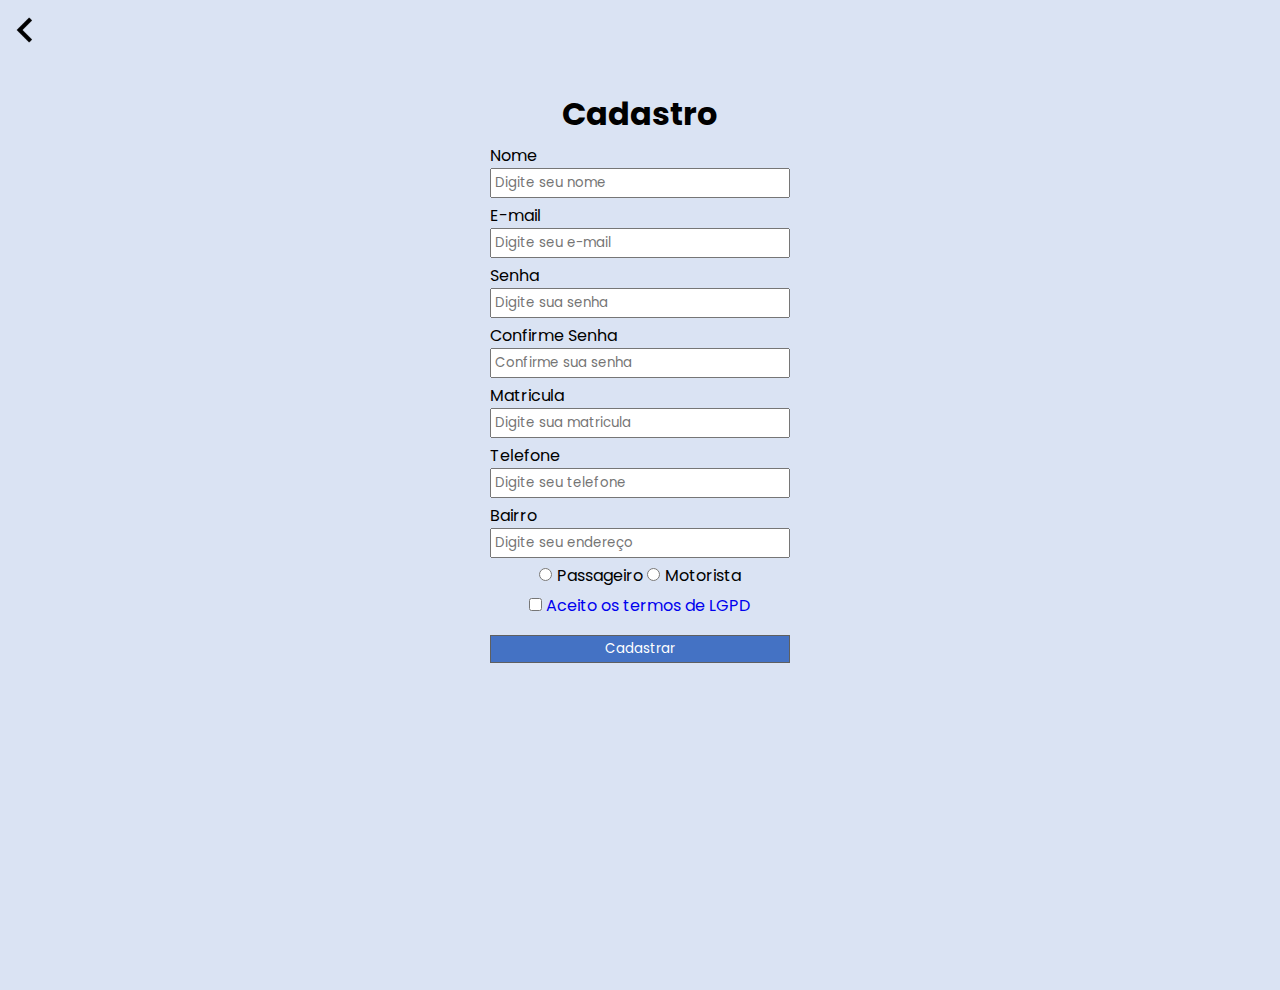
<file: src/cadastro/index.html>
<!DOCTYPE html>
<html lang="en">
<head>
    <meta charset="UTF-8">
    <meta http-equiv="X-UA-Compatible" content="IE=edge">
    <meta name="viewport" content="width=device-width, initial-scale=1.0">
    <title>PUCar</title>
    <link rel="stylesheet" href="style.css">
    <link rel="shortcut icon" href="../img/logonova.png" type="image/x-icon">
    <script src="script.js" defer></script>
</head>
<body>
    <main>
        <div class="container">
            <a href="/pmv-ads-2022-2-e1-proj-web-t2-pucar/src/home-page/index.html" class="voltar"><img src="../img/seta.png" alt="" ></a>
            <h1>Cadastro</h1>

            <div class="input-label">
                <label for="nome">Nome</label>
                <input id="nome" type="text" placeholder="Digite seu nome">
            </div>

            <div class="input-label">
                <label for="email">E-mail</label>
                <input id="email" type="text" placeholder="Digite seu e-mail" pattern="[A-Za-z0-9._%+-]+@gmail.com">
            </div>

            <div class="input-label">
                <label for="senha">Senha</label>
                <input id="senha" type="password" placeholder="Digite sua senha">
            </div>

            <div class="input-label">
                <label for="confirme-senha">Confirme Senha</label>
                <input id="confirme-senha" type="password" placeholder="Confirme sua senha">
            </div>

            <div class="input-label">
                <label for="matricula">Matricula</label>
                <input id="matricula" type="text" placeholder="Digite sua matricula">
            </div>

            <div class="input-label">
                <label for="telefone">Telefone</label>
                <input id="telefone" type="text" placeholder="Digite seu telefone">
            </div>
            
            <div class="input-label">
                <label for="endereco">Bairro</label>
                <input id="endereco" type="text" placeholder="Digite seu endereço">
            </div>

            <div class="select">
                <input type="radio" value="passageiro" name="tipo" id="passageiro">
                <label for="passageiro">Passageiro</label>
                <input type="radio" value="motorista" name="tipo" id="motorista">
                <label for="motorista">Motorista</label>
            </div>
            <div class="select">
                <input type="checkbox" value="aceito" name="termo" id="termo">
                <a href="termo.html" target="_blank">Aceito os termos de LGPD</a>
            </div>
            <button onclick="cadastrar()">Cadastrar</button>                   
            </div>
    </main>
</body>
</html>
</file>
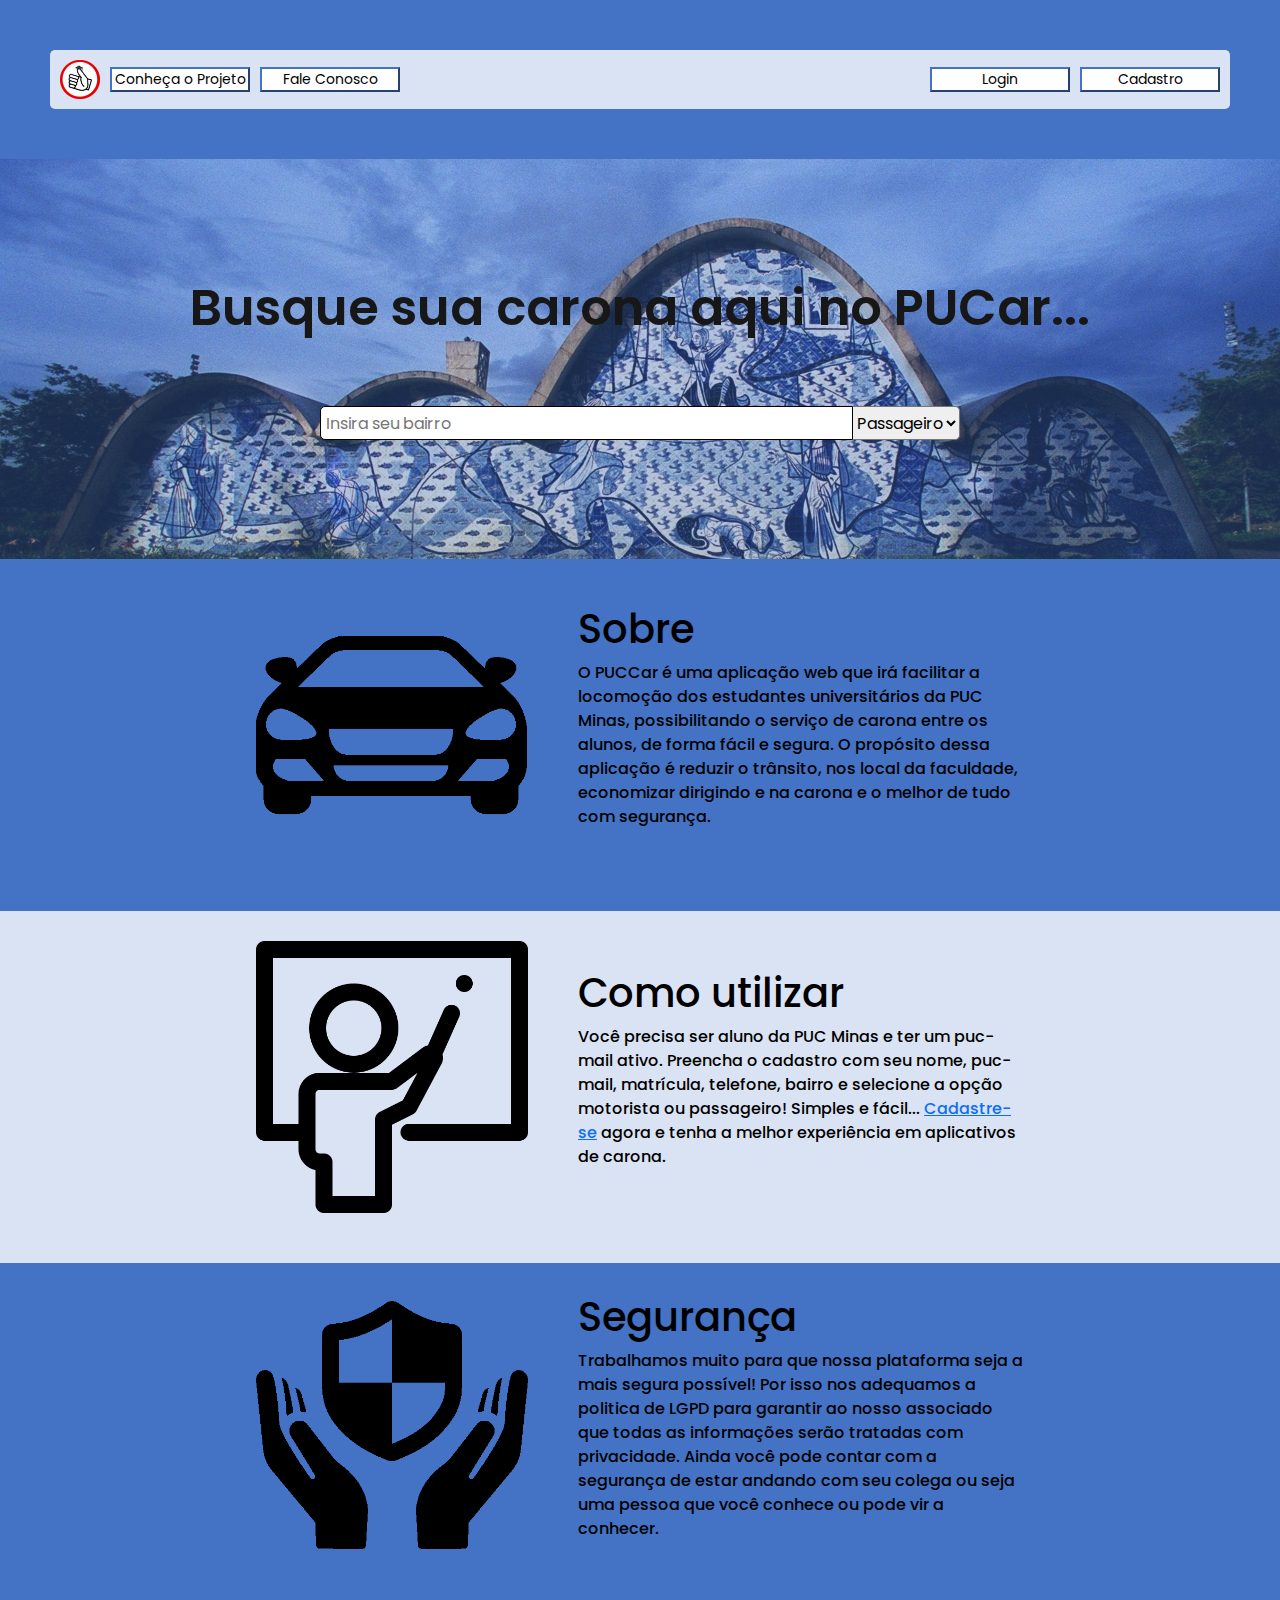
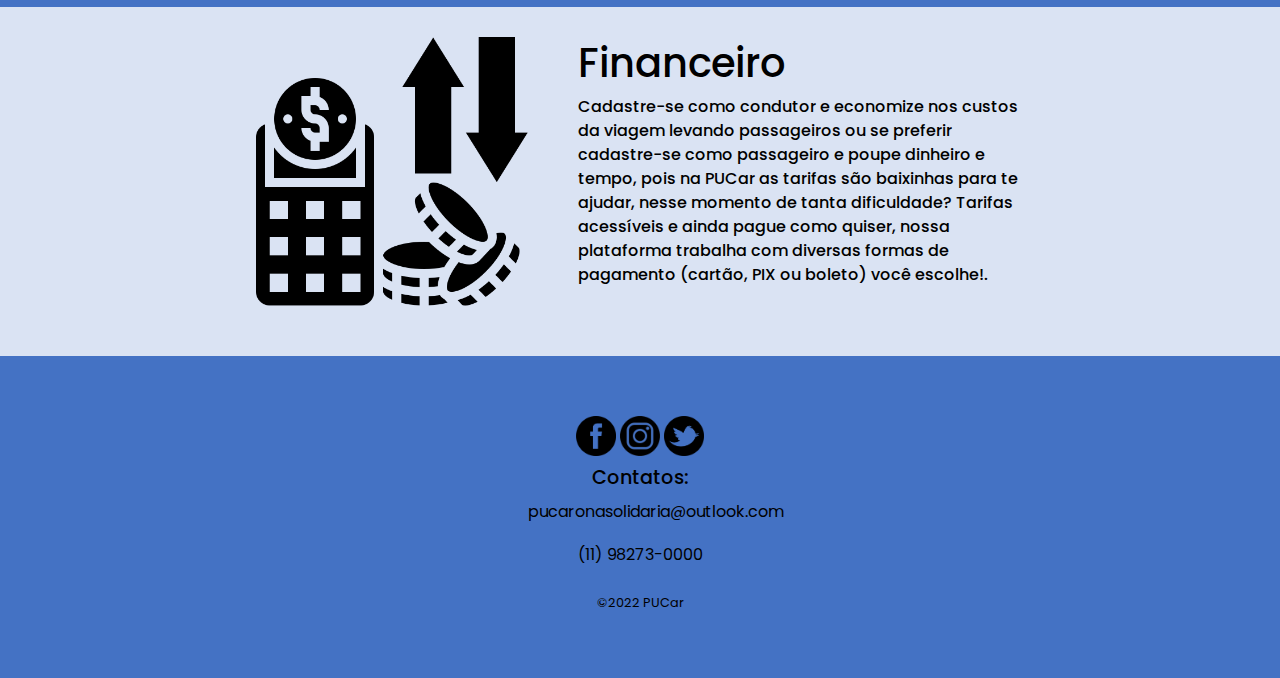
<file: src/home-page/index.html>
<!DOCTYPE html>
<html lang="en">
<head>
    <meta charset="UTF-8">
    <meta http-equiv="X-UA-Compatible" content="IE=edge">
    <meta name="viewport" content="width=device-width, initial-scale=1.0">
    <title>PUCar</title>
    <link rel="stylesheet" href="style.css">
    <link rel="stylesheet" media="screen and (max-width: 799px)" href="style-p.css">
    <link href="https://cdn.jsdelivr.net/npm/bootstrap@5.2.2/dist/css/bootstrap.min.css" rel="stylesheet"
    integriteuOxjzy="sha384-Zenh87qX5JnK2Jl0vWa8Ck2rdkQ2Bzep5IDxbcnCrPF/et3URy9Bv1WTRi" crossorigin="anonymous">
    <link rel="shortcut icon" href="../img/logonova.png" type="image/x-icon">
    <script src="script.js" defer></script>
</head>
<body>

    <header class="cabecalho">
        <div class="cabecalho-dentro">
            <div class="cabecalho-esquerda">
                <a href="/pmv-ads-2022-2-e1-proj-web-t2-pucar/src/home-page/"><img src="../img/logonova.png" alt="logo do projeto"></a>
                <div class="dropdown">
                    <button class="dropbtn">Conheça o Projeto</button>
                    <div class="dropdown-content">
                      <a href="#" onclick="scrollToElement('sobre')">Sobre</a>
                      <a href="#" onclick="scrollToElement('como-utilizar')">Como Utilizar</a>
                      <a href="#" onclick="scrollToElement('seguranca')">Segurança</a>
                      <a href="#" onclick="scrollToElement('financeiro')">Financeiro</a>
                    </div>
                </div>
                <button onclick="scrollToElement('fale-conosco')">Fale Conosco</button>
            </div>
            <div class="cabecalho-direita" id="cabecalho-direita">
                <button class="conheca-projeto" onclick="location.href='/pmv-ads-2022-2-e1-proj-web-t2-pucar/src/login/index.html'" >Login</button>
                <button class="conheca-projeto" onclick="location.href='/pmv-ads-2022-2-e1-proj-web-t2-pucar/src/cadastro/index.html'">Cadastro</button>
            </div>
        </div>
    </header>

    <header class="cabecalhoP">
        <nav class="navbar navbar-expand-lg" id="expansion">
            <div class="container-fluid">
              <a class="navbar-brand" href="/pmv-ads-2022-2-e1-proj-web-t2-pucar/src/home-page/"><img src="../img/logonova.png" alt="logo nova" class="logonova"></a>
              <button class="navbar-toggler" type="button" data-bs-toggle="collapse" data-bs-target="#navbarSupportedContent" aria-controls="navbarSupportedContent" aria-expanded="false" aria-label="Toggle navigation">
                <span class="navbar-toggler-icon"></span>
              </button>
              <div class="collapse navbar-collapse" id="navbarSupportedContent">
                <ul class="navbar-nav me-auto mb-2 mb-lg-0">
                  <li class="nav-item">
                    <a class="nav-link active" aria-current="page" href="#"></a>
                  </li>
                  <li class="nav-item">
                    <a class="nav-link" onclick="scrollToElement('fale-conosco')">Fale Conosco</a>
                  </li>
                  <li class="nav-item" id="perfil">
                    <a class="nav-link" href="/pmv-ads-2022-2-e1-proj-web-t2-pucar/src/login/index.html">Login</a>
                  </li>
                  <li class="nav-item" id="sair">
                    <a class="nav-link" href="/pmv-ads-2022-2-e1-proj-web-t2-pucar/src/cadastro/index.html">Cadastro</a>
                  </li>
                  <li class="nav-item dropdown">
                    <a class="nav-link dropdown-toggle" href="#" role="button" data-bs-toggle="dropdown" aria-expanded="false">
                      Mais
                    </a>
                    <ul class="dropdown-menu">
                      <li><a class="dropdown-item" href="#" onclick="scrollToElement('sobre')">Sobre</a></li>
                      <li><a class="dropdown-item" href="#" onclick="scrollToElement('como-utilizar')">Como Utilizar</a></li>
                      <li><a class="dropdown-item" href="#" onclick="scrollToElement('seguranca')">Segurança</a></li>
                      <li><a class="dropdown-item" href="#" onclick="scrollToElement('financeiro')">Financeiro</a></li>
                      <li><hr class="dropdown-divider"></li>
                    </ul>
                  </li>
                  <li class="nav-item">
                    <a class="nav-link disabled"></a>
                  </li>
                </ul>
              </div>
            </div>
          </nav>
       </header>

    <main>
        <div class="campo-de-busca">
            <h1>Busque sua carona aqui no PUCar...</h1>
            <form class="campo-de-busca-input-btn" style="display: flex;" id="campo-busca-form" onsubmit="checknLogado()" method="get">
                <input name="bairro" type="text" placeholder="Insira seu bairro" id="buscar">
                <select name="tipo" class="op">
                    <option value="passageiro">Passageiro</option>
                    <option value="motorista">Motorista</option>
                </select>
            </form>
        </div>
            <div class="sobre" id="sobre">
                <img src="../img/sobre.png" alt="">
                <div class="h1-p">
                    <h1>Sobre</h1>
                    <p>
                        O PUCCar é uma aplicação web que irá facilitar a locomoção dos estudantes universitários da PUC Minas,
                        possibilitando o serviço de carona entre os alunos, de forma fácil e segura.
                        O propósito dessa aplicação é reduzir o trânsito, nos local da faculdade, economizar dirigindo e na 
                        carona e o melhor de tudo com segurança.
                    </p>
                </div>
            </div>
            <div class="sobre sobre-claro" id="como-utilizar" >
                <img src="../img/como-utilizar.png" alt="">
                <div class="h1-p">
                    <h1>Como utilizar</h1>
                    <p>
                        Você precisa ser aluno da PUC Minas e ter um puc-mail ativo. 
                        Preencha o cadastro com seu nome, puc-mail, matrícula, telefone, bairro e selecione a opção motorista ou passageiro! 
                        Simples e fácil...
                        <a href="/pmv-ads-2022-2-e1-proj-web-t2-pucar/src/cadastro/index.html">Cadastre-se</a></span> agora e tenha a melhor experiência em aplicativos de carona.
                    </p>
                </div>
            </div>
            <div class="sobre" id="seguranca">
                <img src="../img/segurança.png" alt="">
                <div class="h1-p">
                    <h1>Segurança</h1>
                    <p>
                        Trabalhamos muito para que nossa plataforma seja a mais segura possível!
                        Por isso nos adequamos a politica de LGPD para garantir ao nosso associado que todas as informações serão tratadas com privacidade.
                        Ainda você pode contar com a segurança de estar andando com seu colega ou seja uma pessoa que você conhece ou pode vir a conhecer.
                    </p>
                </div>
            </div>
            <div class="sobre sobre-claro" id="financeiro">
                <img src="../img/financeiro.png" alt="">
                <div class="h1-p">
                    <h1>Financeiro</h1>
                    <p>
                        Cadastre-se como condutor e economize nos custos da viagem levando passageiros ou se preferir cadastre-se como passageiro e poupe dinheiro e tempo, pois na PUCar as tarifas são baixinhas para te ajudar, nesse momento de tanta dificuldade?
                        Tarifas acessíveis e ainda pague como quiser, nossa plataforma trabalha com diversas formas de pagamento (cartão, PIX ou boleto) você escolhe!.
                    </p>
                </div>
            </div>
        <footer>
            <div class="rodape" id="fale-conosco">
                <div class="redes-sociais">
                    <a href="https://www.facebook.com" target="_blank"><img src="../img/facebook.png" alt=""></a>
                    <a href="https://www.instagram.com/pucaronasolidaria/" target="_blank"><img src="../img/instagram.png" alt=""></a>
                    <a href="https://twitter.com/home?lang=pt" target="_blank"><img src="../img/twitter.png" alt=""></a>
                </div>
                <div class="contatos">
                    <h1>Contatos:</h1>
                    <ul>pucaronasolidaria@outlook.com</ul>
                    <p>(11) 98273-0000</p>
                </div>
                <p class="©">©2022 PUCar</p>
            </div>
        </footer>
    </main>

    <script src="https://cdn.jsdelivr.net/npm/@popperjs/core@2.11.6/dist/umd/popper.min.js" integrity="sha384-oBqDVmMz9ATKxIep9tiCxS/Z9fNfEXiDAYTujMAeBAsjFuCZSmKbSSUnQlmh/jp3" crossorigin="anonymous"></script>
    <script src="https://cdn.jsdelivr.net/npm/bootstrap@5.2.2/dist/js/bootstrap.min.js" integrity="sha384-IDwe1+LCz02ROU9k972gdyvl+AESN10+x7tBKgc9I5HFtuNz0wWnPclzo6p9vxnk" crossorigin="anonymous"></script>
</body>
</html>
</file>
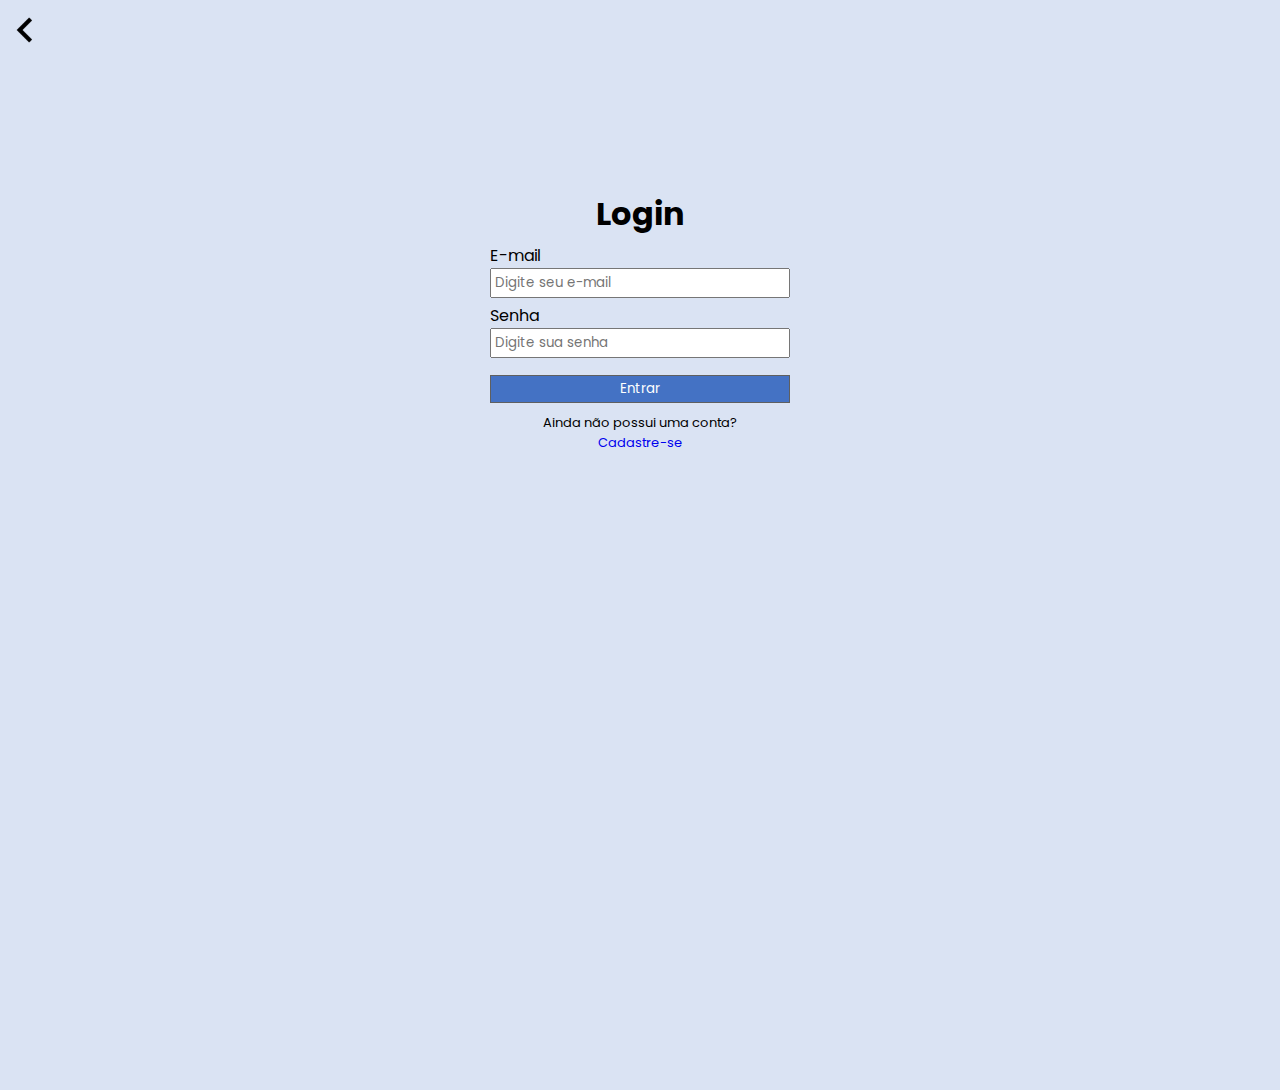
<file: src/login/index.html>
<!DOCTYPE html>
<html lang="en">
<head>
    <meta charset="UTF-8">
    <meta http-equiv="X-UA-Compatible" content="IE=edge">
    <meta name="viewport" content="width=device-width, initial-scale=1.0">
    <title>PUCar</title>
    <link rel="stylesheet" href="style.css">
    <link rel="shortcut icon" href="../img/logonova.png" type="image/x-icon">
    <script src="script.js" defer></script>
</head>
<body>
    <main>
        <div class="container">
            <h1>Login</h1>
            <a href="/pmv-ads-2022-2-e1-proj-web-t2-pucar/src/home-page/index.html" class="voltar"><img src="../img/seta.png" alt="" ></a>
            <div class="input-label">
                <label for="email">E-mail</label>
                <input id="email" type="text" placeholder="Digite seu e-mail">
            </div>
            <div class="input-label">
                <label for="senha">Senha</label>
                <input id="senha" type="password" placeholder="Digite sua senha">
            </div>
            <button onclick="logar()">Entrar</button>
            <span>Ainda não possui uma conta? <a href="/pmv-ads-2022-2-e1-proj-web-t2-pucar/src/cadastro/index.html">Cadastre-se</a></span>
        </div>
    </main>
</body>
</html>
</file>
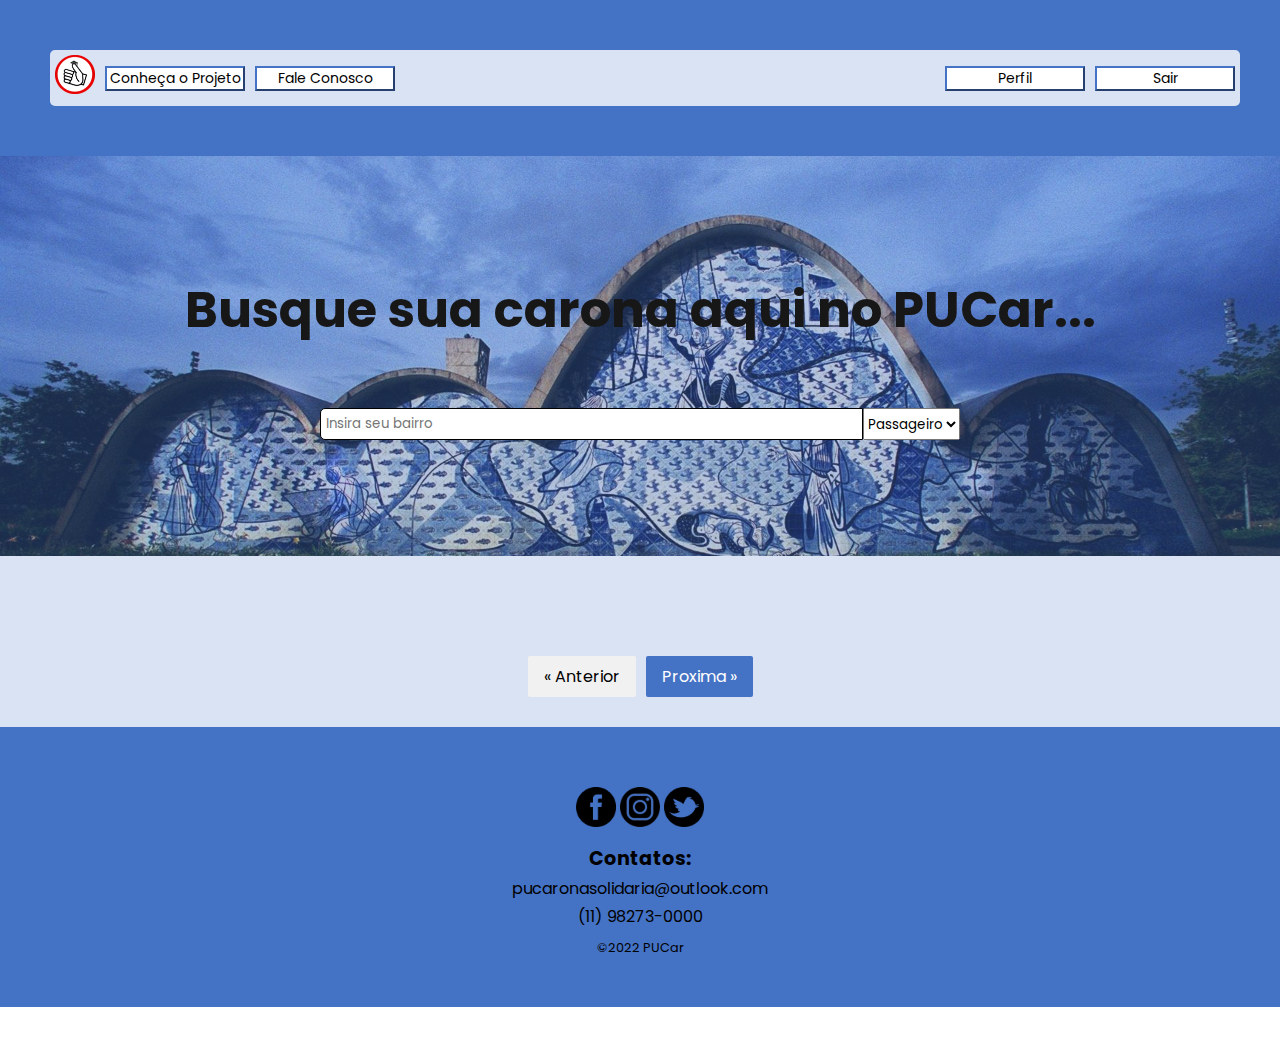
<file: src/resultado-busca-m/index.html>
<!DOCTYPE html>
<html lang="en">
<head>
    <meta charset="UTF-8">
    <meta http-equiv="X-UA-Compatible" content="IE=edge">
    <meta name="viewport" content="width=device-width, initial-scale=1.0">
    <title>PUCar</title>
    <link rel="stylesheet" href="style.css">
    <link rel="shortcut icon" href="../img/logonova.png" type="image/x-icon">
    <script src="script.js" defer></script>
</head>
<body>
    <header class="cabecalho">
        <div class="cabecalho-dentro">
            <div class="cabecalho-esquerda">
                <a href="/home-page"><img src="../img/logonova.png" alt="logo do projeto"></a>
                <div class="dropdown">
                    <button class="dropbtn">Conheça o Projeto</button>
                    <div class="dropdown-content">
                      <a href="/home-page#sobre">Sobre</a>
                      <a href="/home-page#como-utilizar">Como Utilizar</a>
                      <a href="/home-page#seguranca">Segurança</a>
                      <a href="/home-page#financeiro">Financeiro</a>
                    </div>
                </div>
                <button onclick="scrollToElement('fale-conosco')">Fale Conosco</button>
            </div>
            <div class="cabecalho-direita" id="cabecalho-direita">
                <button onclick="location.href='/Perfil'" >Perfil</button>
                <button onclick="location.href='/home-page'">Sair</button>
            </div>
        </div>
    </header>
    <main>
        <div class="campo-de-busca">
            <h1>Busque sua carona aqui no PUCar...</h1>
            <form class="campo-de-busca-input-btn" style="display: flex;" action="/resultado-busca/index.html" method="get">
                <input name="bairro" type="text" placeholder="Insira seu bairro" id="buscar">
                <select name="tipo" class="op">
                    <option value="passageiro">Passageiro</option>
                    <option value="motorista">Motorista</option>
                </select>
            </form>
        </div>

        <div class="container"></div>
        
        <div class="previ-next">
            <a href="/resultado-busca" class="previous">&laquo; Anterior</a>
            <a href="/resultado-busca" class="next">Proxima &raquo;</a>
        </div>
        
        <footer>
            <div class="rodape" id="fale-conosco">
                <div class="redes-sociais">
                    <a href="https://www.facebook.com" target="_blank"><img src="../img/facebook.png" alt=""></a>
                    <a href="https://www.instagram.com/pucaronasolidaria/" target="_blank"><img src="../img/instagram.png" alt=""></a>
                    <a href="https://twitter.com/home?lang=pt" target="_blank"><img src="../img/twitter.png" alt=""></a>
                </div>
                <div class="contatos">
                    <h1 id="contato">Contatos:</h1>
                    <ul id="email">pucaronasolidaria@outlook.com</ul>
                    <p id="telefone">(11) 98273-0000</p>
                </div>
                <p class="©">©2022 PUCar</p>
            </div>
        </footer>
    </main>
</body>
</html>
</file>
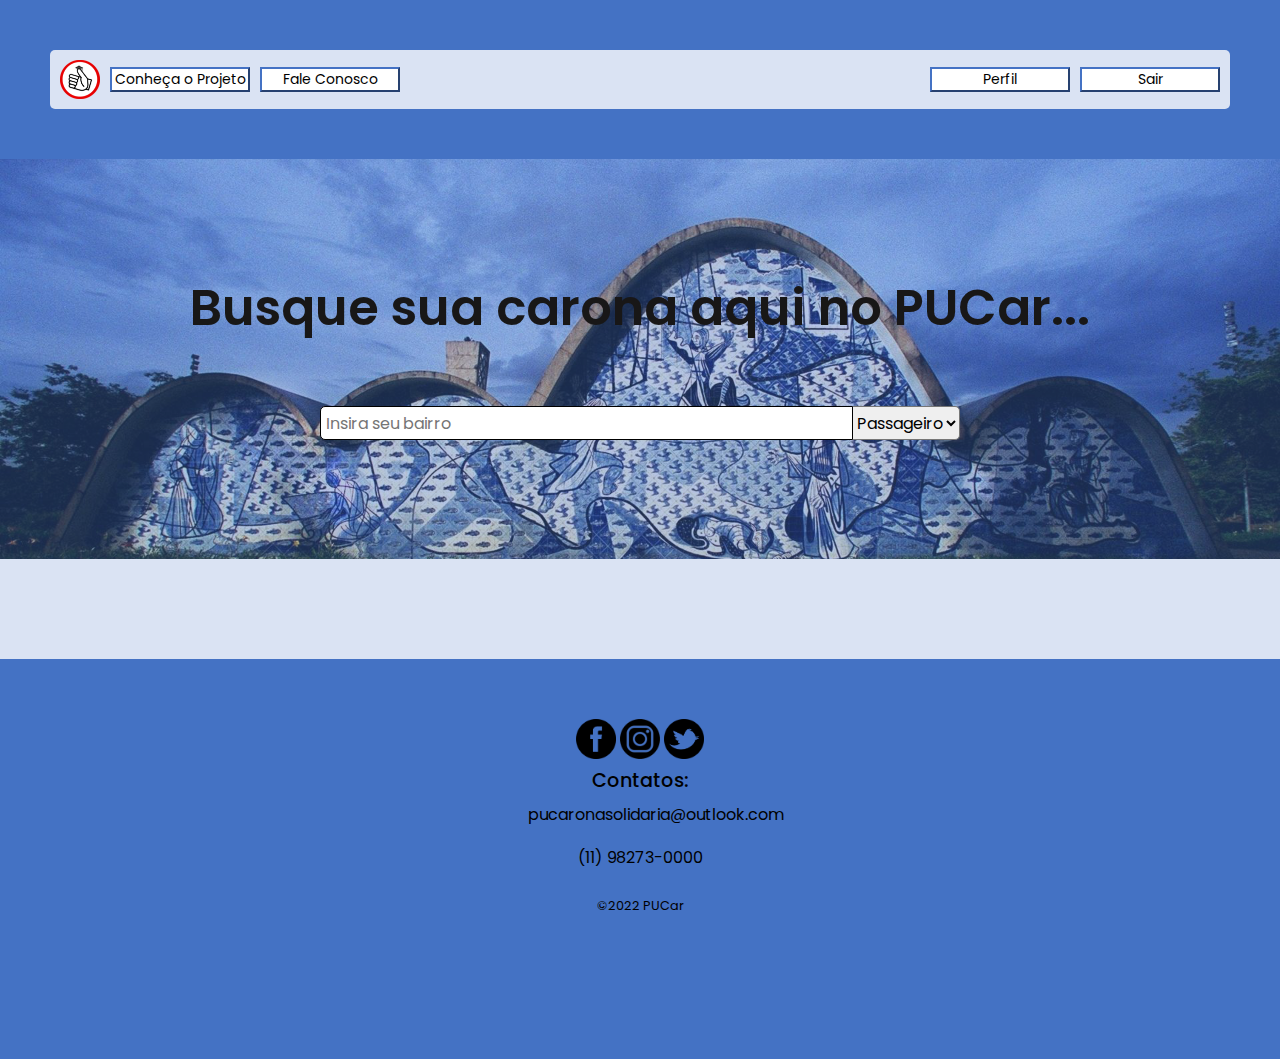
<file: src/resultado-busca/index.html>
<!DOCTYPE html>
<html lang="en">
<head>
    <meta charset="UTF-8">
    <meta http-equiv="X-UA-Compatible" content="IE=edge">
    <meta name="viewport" content="width=device-width, initial-scale=1.0">
    <title>PUCar</title>
    <link rel="stylesheet" href="style.css">
    <link rel="stylesheet" media="screen and (max-width: 799px)" href="style-p.css">
    <link href="https://cdn.jsdelivr.net/npm/bootstrap@5.2.2/dist/css/bootstrap.min.css" rel="stylesheet"
    integriteuOxjzy="sha384-Zenh87qX5JnK2Jl0vWa8Ck2rdkQ2Bzep5IDxbcnCrPF/et3URy9Bv1WTRi" crossorigin="anonymous">
    <link rel="shortcut icon" href="../img/logonova.png" type="image/x-icon">
    <script src="script.js" defer></script>
</head>
<body>

    <header class="cabecalho">
        <div class="cabecalho-dentro">
            <div class="cabecalho-esquerda">
                <a href="/pmv-ads-2022-2-e1-proj-web-t2-pucar/src/home-page/index.html"><img src="../img/logonova.png" alt="logo do projeto"></a>
                <div class="dropdown">
                    <button class="dropbtn">Conheça o Projeto</button>
                    <div class="dropdown-content">
                      <a href="./src/home-page#sobre">Sobre</a>
                      <a href="./src/home-page#como-utilizar">Como Utilizar</a>
                      <a href="./src/home-page#seguranca">Segurança</a>
                      <a href="./src/home-page#financeiro">Financeiro</a>
                    </div>
                </div>
                <button onclick="scrollToElement('fale-conosco')">Fale Conosco</button>
            </div>
            <div class="cabecalho-direita" id="cabecalho-direita">
                <button onclick="location.href='/pmv-ads-2022-2-e1-proj-web-t2-pucar/src/perfil/index.html'" >Perfil</button>
                <button onclick='sair()'>Sair</button>
            </div>
        </div>
    </header>

    <header class="cabecalhoP">
        <nav class="navbar navbar-expand-lg" id="expansion">
            <div class="container-fluid">
              <a class="navbar-brand" href="/pmv-ads-2022-2-e1-proj-web-t2-pucar/src/home-page/index.html"><img src="../img/logonova.png" alt="logo nova" class="logonova"></a>
              <button class="navbar-toggler" type="button" data-bs-toggle="collapse" data-bs-target="#navbarSupportedContent" aria-controls="navbarSupportedContent" aria-expanded="false" aria-label="Toggle navigation">
                <span class="navbar-toggler-icon"></span>
              </button>
              <div class="collapse navbar-collapse" id="navbarSupportedContent">
                <ul class="navbar-nav me-auto mb-2 mb-lg-0">
                  <li class="nav-item">
                    <a class="nav-link active" aria-current="page" href="#"></a>
                  </li>
                  <li class="nav-item">
                    <a class="nav-link" onclick="scrollToElement('fale-conosco')">Fale Conosco</a>
                  </li>
                  <li class="nav-item">
                    <a class="nav-link" href="/pmv-ads-2022-2-e1-proj-web-t2-pucar/src/perfil/index.html">Perfil</a>
                  </li>
                  <li class="nav-item">
                    <a class="nav-link" onclick='sair()'>Sair</a>
                  </li>
                  <li class="nav-item dropdown">
                    <a class="nav-link dropdown-toggle" href="#" role="button" data-bs-toggle="dropdown" aria-expanded="false">
                      Mais
                    </a>
                    <ul class="dropdown-menu">
                      <li><a class="dropdown-item" href="./src/home-page#sobre">Sobre</a></li>
                      <li><a class="dropdown-item" href="./src/home-page#como-utilizar">Como Utilizar</a></li>
                      <li><a class="dropdown-item" href="./src/home-page#seguranca">Segurança</a></li>
                      <li><a class="dropdown-item" href="./src/home-page#financeiro">Financeiro</a></li>
                      <li><hr class="dropdown-divider"></li>
                    </ul>
                  </li>
                  <li class="nav-item">
                    <a class="nav-link disabled"></a>
                  </li>
                </ul>
              </div>
            </div>
          </nav>
       </header>

    <main>
        <div class="campo-de-busca">
            <h1>Busque sua carona aqui no PUCar...</h1>
            <form class="campo-de-busca-input-btn" style="display: flex;" id="campo-busca-form" method="get">
              <input name="bairro" type="text" placeholder="Insira seu bairro" id="buscar">
              <select name="tipo" class="op">
                  <option value="passageiro">Passageiro</option>
                  <option value="motorista">Motorista</option>
              </select>
          </form>
        </div>

        <div class="containerG"></div>
        
        <footer>
            <div class="rodape" id="fale-conosco">
                <div class="redes-sociais">
                    <a href="https://www.facebook.com" target="_blank"><img src="../img/facebook.png" alt=""></a>
                    <a href="https://www.instagram.com/pucaronasolidaria/" target="_blank"><img src="../img/instagram.png" alt=""></a>
                    <a href="https://twitter.com/home?lang=pt" target="_blank"><img src="../img/twitter.png" alt=""></a>
                </div>
                <div class="contatos">
                    <h1 id="contato">Contatos:</h1>
                    <ul id="email">pucaronasolidaria@outlook.com</ul>
                    <p id="telefone">(11) 98273-0000</p>
                </div>
                <p class="©">©2022 PUCar</p>
            </div>
        </footer>
    </main>

    <script src="https://cdn.jsdelivr.net/npm/@popperjs/core@2.11.6/dist/umd/popper.min.js" integrity="sha384-oBqDVmMz9ATKxIep9tiCxS/Z9fNfEXiDAYTujMAeBAsjFuCZSmKbSSUnQlmh/jp3" crossorigin="anonymous"></script>
    <script src="https://cdn.jsdelivr.net/npm/bootstrap@5.2.2/dist/js/bootstrap.min.js" integrity="sha384-IDwe1+LCz02ROU9k972gdyvl+AESN10+x7tBKgc9I5HFtuNz0wWnPclzo6p9vxnk" crossorigin="anonymous"></script>

</body>
</html>
</file>
<file: src/cadastro/style.css>
@import url('https://fonts.googleapis.com/css2?family=Poppins:ital,wght@0,100;0,200;0,300;0,400;0,500;0,600;0,700;0,800;0,900;1,100;1,200;1,300;1,400;1,500;1,600;1,700;1,800;1,900&display=swap');
html, body {
    height: 100%;

}

* {
    outline: 0;
    margin: 0;
    font-family: "Poppins", sans-serif;
    padding: 0;
}

.cabecalho {
    background-color: #4472C4;
    padding: 50px;
}

html, body, main {
    width: 100%;
    height: 100%;
}

.container {
    background-color: #DAE3F3;
    display: flex;
    width: 100%;
    height: 100%;
    align-items: center;
    padding-top: 90px;
    gap: 5px;
    flex-direction: column;
}

.voltar {
    position: absolute;
    top: 5px;
    left: 0px;
}

.container img {
    width: 50px;
    margin: 0;
    padding: 0;
}

.container .input-label {
    max-width: 300px;
    width: 100%;
    display: flex;
    flex-direction: column;
}

input {
    padding: 3px;
}

.container button:hover{
    background-color: #2959ac;
}

.container button {
    transition: 0.25s;
    padding: 3px;
    margin-top: 12px;
    max-width: 300px;
    cursor: pointer;
    width: 100%;
    border: 1px solid #5f5f5f;
    background-color: #4472C4;
    color: white;
}
span {
    display: flex;
    flex-direction: column;
    text-align: center;
    margin-top: 5px;
    font-size: 13px;
}
a {
    text-decoration: none;
}

.select {
    display: flexbox;
    font-family: Arial;
    cursor: pointer;
}
a:visited { color: black}
</file>
<file: src/home-page/style.css>
@import url('https://fonts.googleapis.com/css2?family=Poppins:ital,wght@0,100;0,200;0,300;0,400;0,500;0,600;0,700;0,800;0,900;1,100;1,200;1,300;1,400;1,500;1,600;1,700;1,800;1,900&display=swap');
html, body {
    height: 100%;

}
* {
    outline: 0;
    margin: 0;
    font-family: "Poppins", sans-serif;
    padding: 0;
    color: black;
}
.sobre-claro {
    background-color: #DAE3F3 !important;
}
.cabecalho {
    background-color: #4472C4;
    padding: 50px;
}
.cabecalho-dentro {
    background-color: #DAE3F3;
    padding: 10px;
    width: 100%;
    display: flex;
    border-radius: 5px;
    align-items: center;
    justify-content: space-between;
}
.cabecalho img {
    width: 40px;
}
.cabecalho button {
    font-size: 14px;
    width: 140px;
    cursor: pointer;
    height: 25px;
    border-color: #4472C4;
    background-color: white;
    color: black;
}
.cabecalho button:hover {
    background-color: rgba(238, 235, 235, 0.938);
}
.cabecalho-direita {
    display: flex;
    align-items: center;
    gap: 10px;
}
.cabecalho-esquerda {
    display: flex;
    gap: 10px;
    align-items: center;
}
.dropbtn {
    background-color: #4472C4;
    border-color: #4472C4;
}
.dropdown {
    font-size: 14px;
}
.dropdown-content {
    display: none;
    position: absolute;
    background-color: #DAE3F3;
    font-size: 0.75em;
    box-shadow: 0px 8px 16px 0px rgba(0,0,0,0.2);
    z-index: 1;
}
.dropdown-content a {
    color: black;
    padding: 12px 15px;
    text-decoration: none;
    display: block;
}
.dropdown-content a:hover {background-color: #f1f1f1}

.dropdown:hover .dropdown-content {
    display: block;
}
.campo-de-busca {
    background-image: url(../img/wallpampu.png);
    background-position: center;
    background-size: cover;
    display: flex;
    min-height: 400px;
    flex-direction: column;
    color: rgb(24, 23, 23);
    justify-content: center;
    gap: 60px;
    align-items: center;
}

.campo-de-busca h1{
    font-size: 50px;
    font-weight: 600;
}
main {
    height: 100%;
    display: flex;
    flex-direction: column;
}
.campo-de-busca-input-btn select {
    border-top-right-radius: 5px;
    border-bottom-right-radius: 5px;
    border-left: 0px;
}

.campo-de-busca-input-btn {
    width: 50%;
}
.campo-de-busca-input-btn input{
    padding: 16px;
    padding-left: 5px;
    border: 1px solid black;
    border-top-left-radius: 5px;
    border-bottom-left-radius: 5px;
    width: 100%;
    height: 30px;
}
.sobre {
    background-color: #4472C4;
    padding-bottom: 50px;
    padding-top: 30px;
    display: flex;
    padding-left: 20%;
    gap: 50px;
    padding-right: 20%;
    align-items: center;
}
.sobre img{
    width: 17em;
}
.sobre, h1-p{
    font-weight: 500;
}
.cabecalho-direita img {
    width: 0;
}
.rodape {
    background-color: #4472C4;
    padding-bottom: 50px;
    padding-top: 60px;
    display: flex;
    justify-content: center;
    padding-left: 20%;
    gap: 10px;
    flex-direction: column;
    align-items: center;
    padding-right: 20%;
}
.rodape .contatos {
    text-align: center;
    display: flex;
    flex-direction: column;
    gap: 3px;
}
.contatos h1 {
    font-size: 1.2em;
}
.rodape img {
    width: 2.5em;
}
.© {
    font-size: 0.8em;
}
.cabecalhoP {
    display: none;
}
@media (max-width: 768px){
    .campo-de-busca {
        color: black;
        text-align: center;
    }
    .sobre {
        font-size: 15px;
        text-align: center;
        display: flex;
        flex-direction: column;
    }
}
</file>
<file: src/home-page/style-p.css>
@import url('https://fonts.googleapis.com/css2?family=Poppins:ital,wght@0,100;0,200;0,300;0,400;0,500;0,600;0,700;0,800;0,900;1,100;1,200;1,300;1,400;1,500;1,600;1,700;1,800;1,900&display=swap');
html, body {
    height: 100%;

}
* {
    outline: 0;
    margin: 0;
    font-family: "Poppins", sans-serif;
    padding: 0;
    color: black;
}
/*As coisas que não vão aparecer*/
.cabecalho{
    display: none;
}
.cabecalhoP{
    display: block;
}
/*cabeçalho*/
.logonova {
    width: 50px;
}
.btn-outline-success {
    background-color: aliceblue;

}
.navbar-toggler.collapsed {
    background-color: #4472C4;
}
.navbar-toggler {
    background-color: #1f3964;
}
.nav-item {
    cursor: pointer;
}
#expansion {
    background-color: #4472C4;
}
</file>
<file: src/login/style.css>
@import url('https://fonts.googleapis.com/css2?family=Poppins:ital,wght@0,100;0,200;0,300;0,400;0,500;0,600;0,700;0,800;0,900;1,100;1,200;1,300;1,400;1,500;1,600;1,700;1,800;1,900&display=swap');
html, body {
    height: 100%;

}

* {
    outline: 0;
    margin: 0;
    font-family: "Poppins", sans-serif;
    padding: 0;
}

.cabecalho {
    background-color: #4472C4;
    padding: 50px;
}

html, body, main {
    width: 100%;
    height: 100%;
}

.container {
    background-color: #DAE3F3;
    display: flex;
    width: 100%;
    height: 100%;
    align-items: center;
    padding-top: 190px;
    gap: 5px;
    flex-direction: column;
}

.voltar {
    position: absolute;
    top: 5px;
    left: 0px;
}

.container img {
    width: 50px;
    margin: 0;
    padding: 0;
}

.container .input-label {
    max-width: 300px;
    width: 100%;
    display: flex;
    flex-direction: column;
}

input {
    padding: 3px;
}

.container button:hover{
    background-color: #2959ac;
}

.container button {
    transition: 0.25s;
    padding: 3px;
    margin-top: 12px;
    max-width: 300px;
    cursor: pointer;
    width: 100%;
    border: 1px solid #5f5f5f;
    background-color: #4472C4;
    color: white;
}
span {
    display: flex;
    flex-direction: column;
    text-align: center;
    margin-top: 5px;
    font-size: 13px;
}
a {
    text-decoration: none;
}
</file>
<file: src/resultado-busca-m/style.css>
@import url('https://fonts.googleapis.com/css2?family=Poppins:ital,wght@0,100;0,200;0,300;0,400;0,500;0,600;0,700;0,800;0,900;1,100;1,200;1,300;1,400;1,500;1,600;1,700;1,800;1,900&display=swap');
html, body {
    height: 100%;

}
* {
    outline: 0;
    margin: 0;
    font-family: "Poppins", sans-serif;
    padding: 0;
}
.sobre-claro {
    background-color: #DAE3F3 !important;
}
.cabecalho {
    background-color: #4472C4;
    padding: 50px;
}
.cabecalho-dentro {
    background-color: #DAE3F3;
    padding: 5px;
    width: 100%;
    display: flex;
    border-radius: 5px;
    align-items: center;
    justify-content: space-between;
}
.cabecalho img {
    width: 40px;
}
.cabecalho button {
    font-size: 14px;
    width: 140px;
    cursor: pointer;
    height: 25px;
    border-color: #4472C4;
    background-color: white;
    color: black;
}
.cabecalho button:hover {
    background-color: rgba(238, 235, 235, 0.938);
}
.cabecalho-direita {
    display: flex;
    align-items: center;
    gap: 10px;
}
.cabecalho-esquerda {
    display: flex;
    gap: 10px;
    align-items: center;
}
.dropbtn {
    background-color: #4472C4;
    border-color: #4472C4;
}
.dropdown {
    font-size: 14px;
}
.dropdown-content {
    display: none;
    position: absolute;
    background-color: #DAE3F3;
    font-size: 0.75em;
    box-shadow: 0px 8px 16px 0px rgba(0,0,0,0.2);
    z-index: 1;
}
.dropdown-content a {
    color: black;
    padding: 12px 15px;
    text-decoration: none;
    display: block;
}
.dropdown-content a:hover {background-color: #f1f1f1}

.dropdown:hover .dropdown-content {
    display: block;
}
.campo-de-busca {
    background-image: url(../img/wallpampu.png);
    background-position: center;
    background-size: cover;
    display: flex;
    min-height: 400px;
    flex-direction: column;
    color: rgb(24, 23, 23);
    justify-content: center;
    gap: 60px;
    align-items: center;
}

.campo-de-busca h1{
    font-size: 50px;
}
main {
    height: 100%;
    display: flex;
    flex-direction: column;
}
.campo-de-busca-input-btn img{
    width: 15px;
}
.campo-de-busca-input-btn button{
    cursor: pointer;
    background-color: white;
    border: 1px solid black;
    border-left: 0px;
    display: flex;
    align-items: center;
    padding: 4px;
}
.campo-de-busca-input-btn button:hover {background-color: #f1f1f1}

.campo-de-busca-input-btn {
    width: 50%;
}
.campo-de-busca-input-btn input{
    padding-left: 5px;
    border: 1px solid black;
    border-top-left-radius: 5px;
    border-bottom-left-radius: 5px;
    width: 100%;
    height: 30px;
}

.container {
    background-color: #DAE3F3;
    display: grid;
    grid-template-columns: 25% 25% 25%;
    justify-content: space-evenly;
    gap: 20px;
    padding-top: 50px;
    padding-bottom: 50px;
}

.usuario {
    background-color:  #DAE3F3;
    background-size: 100%;
    display: flex;
    flex-direction: column;
    align-items: center;
    padding: 10px;
    border-radius: 5px;
    border: 3px solid black;
}

.usuario img{  
    width: 150px;
}

.rodape {
    background-color: #4472C4;
    padding-bottom: 50px;
    padding-top: 60px;
    display: flex;
    justify-content: center;
    padding-left: 20%;
    gap: 10px;
    flex-direction: column;
    align-items: center;
    padding-right: 20%;
}

.rodape .contatos {
    text-align: center;
    display: flex;
    flex-direction: column;
    gap: 3px;
}

.contatos h1 {
    font-size: 1.2em;
}

.rodape img {
    width: 2.5em;
}

.© {
    font-size: 0.8em;
}
.previ-next {
    width: 100%;
    display: flex;
    justify-content: center;
    background-color: #DAE3F3;
    gap: 10px;
    padding-bottom: 30px;
}
.previ-next a {
    text-decoration: none;
    display: inline-block;
    border-radius: 2px;
    padding: 8px 16px;
}
  
.previ-next a:hover {
    color: black;
    transition: 0.25s;
}
  
.previous {
    background-color: #f1f1f1;
    color: black;
}
  
.next {
    background-color: #4472C4;
    color: white;
}
  
.round {
    border-radius: 50%;
}

.tipo::first-letter {
    text-transform: uppercase;
}

@media (max-width: 768px){
    .cabecalho {
        padding: 15px;
    }

    .cabecalho-dentro {
        padding: 0;
    }

    .cabecalho-dentro img, .cabecalho-dentro a{
        display: none;
    }

    .cabecalho-esquerda {
        display: flex;
        flex-direction: column;
    }

    .cabecalho-direita {
        display: flex;
        flex-direction: column;
    }

    .campo-de-busca {
        color: black;
        text-align: center;
    }

    .container {
        background-color: #DAE3F3;
        display: grid;
        grid-template-columns: 50px;
        align-items: center;
        justify-content: center;
        gap: 90px;
        padding-top: 50px;
        padding-bottom: 50px;
    }

    .container {
        background-color: #DAE3F3;
        display: flex;
        flex-direction: column;
        padding-top: 50px;
        padding-bottom: 50px;
    }
    
    .usuario {
        background-color:  #DAE3F3;
        display: flex;
        flex-direction: column;
        align-items: center;
        padding: 10px;
        border-radius: 5px;
        border: 3px solid black;
    }
    
    .usuario img{  
        width: 150px;
    }
}
</file>
<file: src/resultado-busca/style.css>
@import url('https://fonts.googleapis.com/css2?family=Poppins:ital,wght@0,100;0,200;0,300;0,400;0,500;0,600;0,700;0,800;0,900;1,100;1,200;1,300;1,400;1,500;1,600;1,700;1,800;1,900&display=swap');
html, body {
    height: 100%;

}
* {
    outline: 0;
    margin: 0;
    font-family: "Poppins", sans-serif;
    padding: 0;
    color: black;
}
.sobre-claro {
    background-color: #DAE3F3 !important;
}
.cabecalho {
    background-color: #4472C4;
    padding: 50px;
}
.cabecalho-dentro {
    background-color: #DAE3F3;
    padding: 10px;
    width: 100%;
    display: flex;
    border-radius: 5px;
    align-items: center;
    justify-content: space-between;
}
.cabecalho img {
    width: 40px;
}
.cabecalho button {
    font-size: 14px;
    width: 140px;
    cursor: pointer;
    height: 25px;
    border-color: #4472C4;
    background-color: white;
    color: black;
}
.cabecalho button:hover {
    background-color: rgba(238, 235, 235, 0.938);
}
.cabecalho-direita {
    display: flex;
    align-items: center;
    gap: 10px;
}
.cabecalho-esquerda {
    display: flex;
    gap: 10px;
    align-items: center;
}
.dropbtn {
    background-color: #4472C4;
    border-color: #4472C4;
}
.dropdown {
    font-size: 14px;
}
.dropdown-content {
    display: none;
    position: absolute;
    background-color: #DAE3F3;
    font-size: 0.75em;
    box-shadow: 0px 8px 16px 0px rgba(0,0,0,0.2);
    z-index: 1;
}
.dropdown-content a {
    color: black;
    padding: 12px 15px;
    text-decoration: none;
    display: block;
}
.dropdown-content a:hover {background-color: #f1f1f1}

.dropdown:hover .dropdown-content {
    display: block;
}
.campo-de-busca {
    background-image: url(../img/wallpampu.png);
    background-position: center;
    background-size: cover;
    display: flex;
    min-height: 400px;
    flex-direction: column;
    color: rgb(24, 23, 23);
    justify-content: center;
    gap: 60px;
    align-items: center;
}

.campo-de-busca h1{
    font-size: 50px;
    font-weight: 600;
}
main {
    height: 100%;
    display: flex;
    background-color: #4472C4;
    flex-direction: column;
}
.campo-de-busca-input-btn select {
    border-top-right-radius: 5px;
    border-bottom-right-radius: 5px;
    border-left: 0px;
}

.campo-de-busca-input-btn {
    width: 50%;
}
.campo-de-busca-input-btn input{
    padding: 16px;
    padding-left: 5px;
    border: 1px solid black;
    border-top-left-radius: 5px;
    border-bottom-left-radius: 5px;
    width: 100%;
    height: 30px;
}

.containerG {
    background-color: #DAE3F3;
    display: grid;
    grid-template-columns: 25% 25% 25%;
    justify-content: space-evenly;
    gap: 20px;
    padding-top: 50px;
    padding-bottom: 50px;
}

.usuario {
    background-color:  #DAE3F3;
    background-size: 100%;
    display: flex;
    flex-direction: column;
    align-items: center;
    text-align: center;
    padding: 5px;
    border-radius: 5px;
    border: 3px solid black;
}

.usuario p {
    margin: 2px;
}

.usuario img{  
    width: 150px;
    border-radius: 100%;
}

.rodape {
    background-color: #4472C4;
    padding-bottom: 50px;
    padding-top: 60px;
    display: flex;
    justify-content: center;
    padding-left: 20%;
    padding-right: 20%;
    gap: 10px;
    flex-direction: column;
    align-items: center;
}

.rodape .contatos {
    text-align: center;
    display: flex;
    flex-direction: column;
    gap: 3px;
}

.contatos h1 {
    font-size: 1.2em;
}

.rodape img {
    width: 2.5em;
}

.© {
    font-size: 0.8em;
}

.cabecalhoP {
    display: none;
}
</file>
<file: src/resultado-busca/style-p.css>
@import url('https://fonts.googleapis.com/css2?family=Poppins:ital,wght@0,100;0,200;0,300;0,400;0,500;0,600;0,700;0,800;0,900;1,100;1,200;1,300;1,400;1,500;1,600;1,700;1,800;1,900&display=swap');
html, body {
    height: 100%;

}
* {
    outline: 0;
    margin: 0;
    font-family: "Poppins", sans-serif;
    padding: 0;
    color: black;
}
/*As coisas que não vão aparecer*/
.cabecalho{
    display: none;
}
.cabecalhoP{
    display: block;
}
/*cabeçalho*/
.logonova {
    width: 50px;
}
.btn-outline-success {
    background-color: aliceblue;

}
.navbar-toggler.collapsed {
    background-color: #4472C4;
}
.navbar-toggler {
    background-color: #1f3964;
}
.nav-item {
    cursor: pointer;
}
#expansion {
    background-color: #4472C4;
}
.containerG {
    background-color: #DAE3F3;
    display: grid;
    grid-template-columns: 200px;
    justify-content: space-evenly;
    gap: 20px;
    padding-top: 50px;
    padding-bottom: 50px;
}

.usuario {
    background-color:  #DAE3F3;
    display: flex;
    flex-direction: column;
    align-items: center;
    padding: 10px;
    border-radius: 5px;
    border: 3px solid black;
}

.usuario img{  
    width: 150px;
}
</file>
